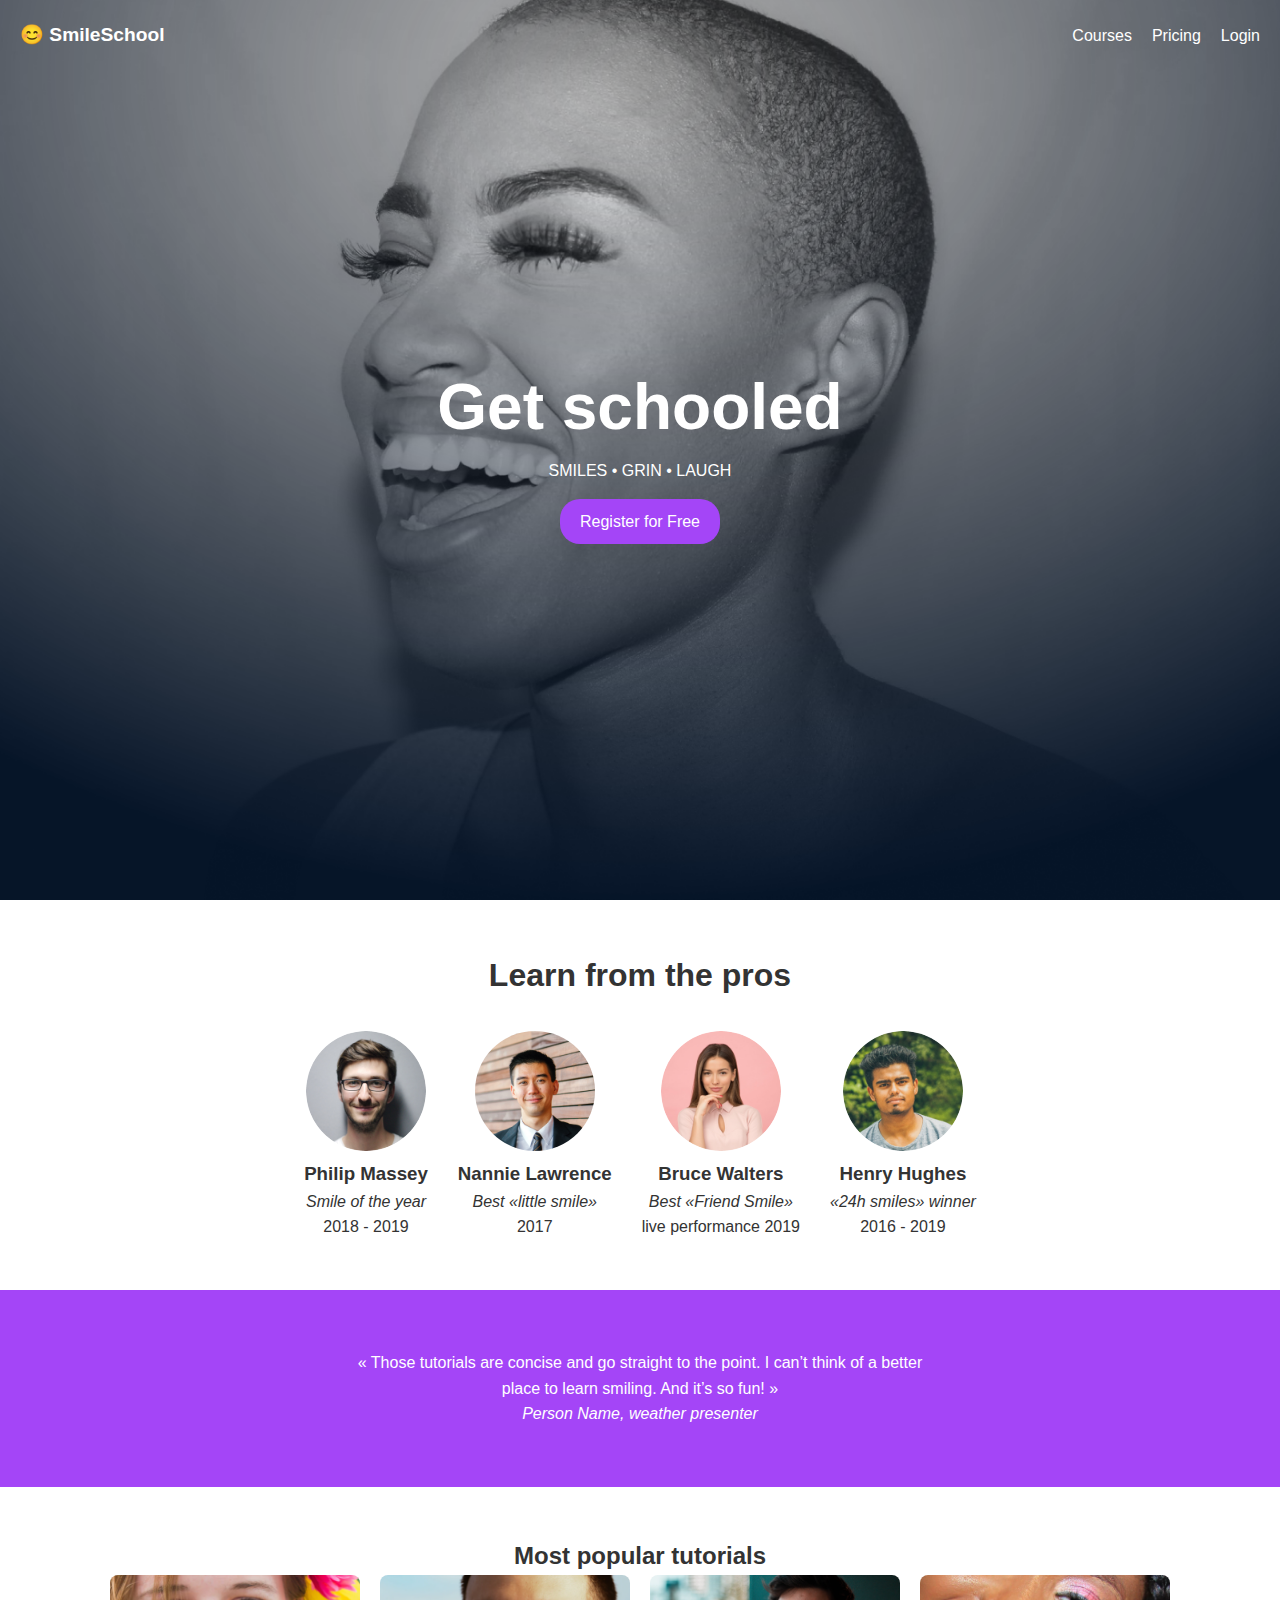
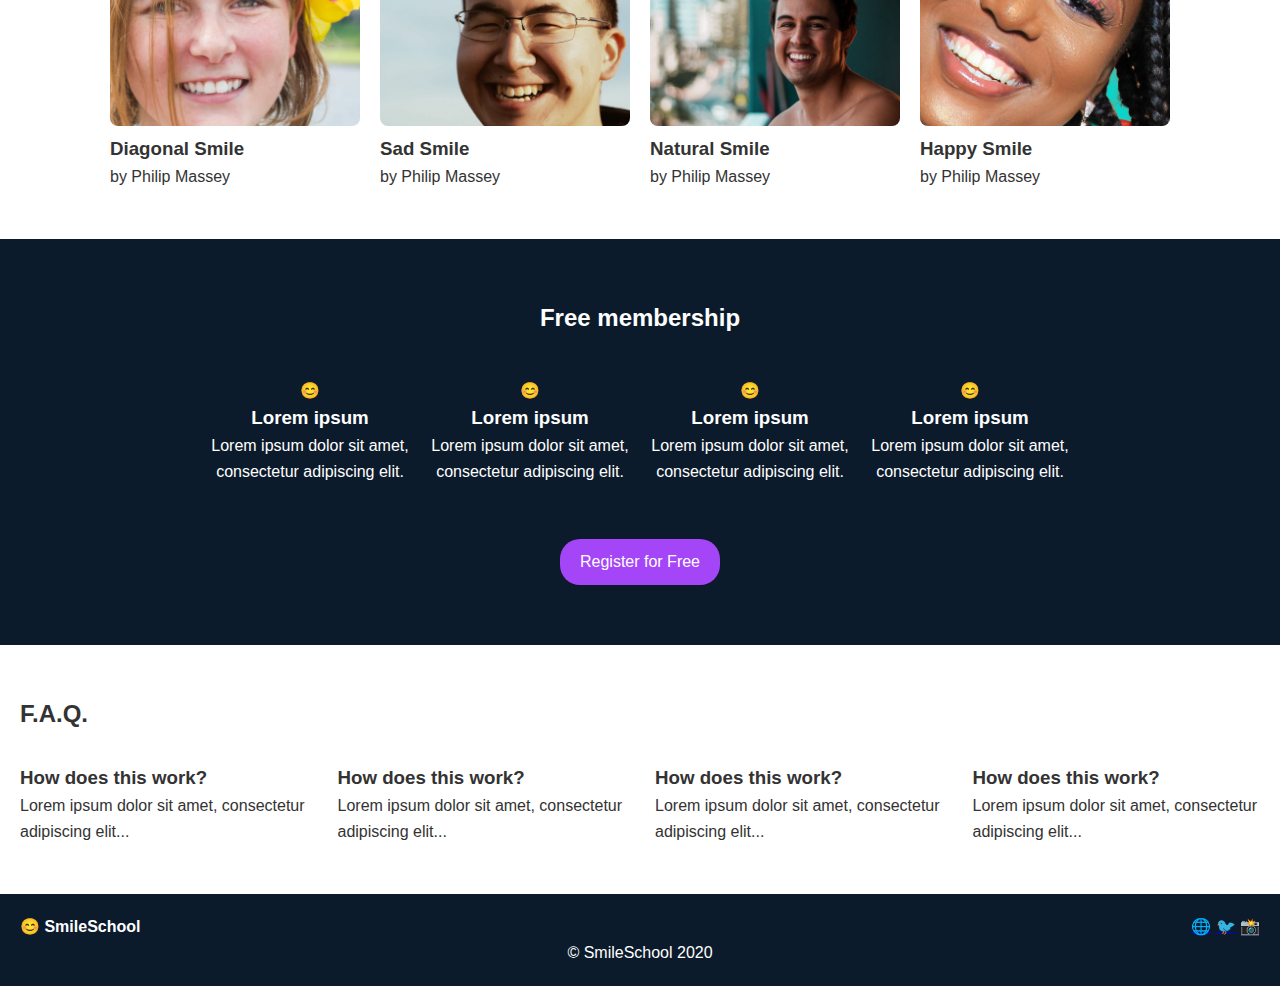
<file: css_advanced/index.html>
<!DOCTYPE html>
<html lang="en">
  <head>
    <meta charset="UTF-8" />
    <meta name="viewport" content="width=device-width, initial-scale=1.0" />
    <title>SmileSchool</title>
    <link rel="stylesheet" href="styles.css" />
  </head>
  <body>
    <!-- HEADER / HERO SECTION -->
    <header class="hero">
      <nav class="navbar">
        <div class="logo">😊 SmileSchool</div>
        <ul class="nav-links">
          <li><a href="#">Courses</a></li>
          <li><a href="#">Pricing</a></li>
          <li><a href="#">Login</a></li>
        </ul>
      </nav>
      <div class="hero-content">
        <h1>Get schooled</h1>
        <p>SMILES • GRIN • LAUGH</p>
        <a href="#" class="btn-primary">Register for Free</a>
      </div>
    </header>

    <!-- LEARN FROM THE PROS -->
    <section class="pros">
      <h2>Learn <span>from the pros</span></h2>
      <div class="pros-cards">
        <div class="pro">
          <img src="./images/1.png" alt="Philip Massey" />
          <h3>Philip Massey</h3>
          <p>
            <em>Smile of the year</em> <br />
            2018 - 2019
          </p>
        </div>
        <div class="pro">
          <img src="./images/2.png" alt="Nannie Lawrence" />
          <h3>Nannie Lawrence</h3>
          <p>
            <em>Best «little smile»</em> <br />
            2017
          </p>
        </div>
        <div class="pro">
          <img src="./images/3.png" alt="Bruce Walters" />
          <h3>Bruce Walters</h3>
          <p>
            <em>Best «Friend Smile»</em> <br />
            live performance 2019
          </p>
        </div>
        <div class="pro">
          <img src="./images/4.png" alt="Henry Hughes" />
          <h3>Henry Hughes</h3>
          <p>
            <em>«24h smiles» winner</em> <br />
            2016 - 2019
          </p>
        </div>
      </div>
    </section>

    <!-- TESTIMONIAL -->
    <section class="testimonial">
      <blockquote>
        <p>
          « Those tutorials are concise and go straight to the point. I can’t
          think of a better place to learn smiling. And it’s so fun! »
        </p>
        <cite>Person Name, <span>weather presenter</span></cite>
      </blockquote>
    </section>

    <!-- POPULAR TUTORIALS -->
    <section class="tutorials">
      <h2>Most <span>popular</span> tutorials</h2>
      <div class="tutorial-cards">
        <div class="tutorial">
          <img src="./images/7.png" alt="Diagonal Smile" />
          <h3>Diagonal Smile</h3>
          <p>by Philip Massey</p>
        </div>
        <div class="tutorial">
          <img src="./images/6.png" alt="Sad Smile" />
          <h3>Sad Smile</h3>
          <p>by Philip Massey</p>
        </div>
        <div class="tutorial">
          <img src="./images/8.png" alt="Natural Smile" />
          <h3>Natural Smile</h3>
          <p>by Philip Massey</p>
        </div>
        <div class="tutorial">
          <img src="./images/9.png" alt="Happy Smile" />
          <h3>Happy Smile</h3>
          <p>by Philip Massey</p>
        </div>
      </div>
    </section>

    <!-- FREE MEMBERSHIP -->
    <section class="membership">
      <h2><span>Free</span> membership</h2>
      <div class="features">
        <div class="feature">
          <p>😊</p>
          <h3>Lorem ipsum</h3>
          <p>Lorem ipsum dolor sit amet, consectetur adipiscing elit.</p>
        </div>
        <div class="feature">
          <p>😊</p>
          <h3>Lorem ipsum</h3>
          <p>Lorem ipsum dolor sit amet, consectetur adipiscing elit.</p>
        </div>
        <div class="feature">
          <p>😊</p>
          <h3>Lorem ipsum</h3>
          <p>Lorem ipsum dolor sit amet, consectetur adipiscing elit.</p>
        </div>
        <div class="feature">
          <p>😊</p>
          <h3>Lorem ipsum</h3>
          <p>Lorem ipsum dolor sit amet, consectetur adipiscing elit.</p>
        </div>
      </div>
      <a href="#" class="btn-primary">Register for Free</a>
    </section>

    <!-- FAQ -->
    <section class="faq">
      <h2>F.A.Q.</h2>
      <div class="faq-grid">
        <div>
          <h3>How does this work?</h3>
          <p>Lorem ipsum dolor sit amet, consectetur adipiscing elit...</p>
        </div>
        <div>
          <h3>How does this work?</h3>
          <p>Lorem ipsum dolor sit amet, consectetur adipiscing elit...</p>
        </div>
        <div>
          <h3>How does this work?</h3>
          <p>Lorem ipsum dolor sit amet, consectetur adipiscing elit...</p>
        </div>
        <div>
          <h3>How does this work?</h3>
          <p>Lorem ipsum dolor sit amet, consectetur adipiscing elit...</p>
        </div>
      </div>
    </section>

    <!-- FOOTER -->
    <footer>
      <div class="footer-content">
        <div class="footer-logo">😊 SmileSchool</div>
        <div class="socials">
          <a href="#">🌐</a>
          <a href="#">🐦</a>
          <a href="#">📸</a>
        </div>
      </div>
      <p>&copy; SmileSchool 2020</p>
    </footer>
  </body>
</html>
</file>
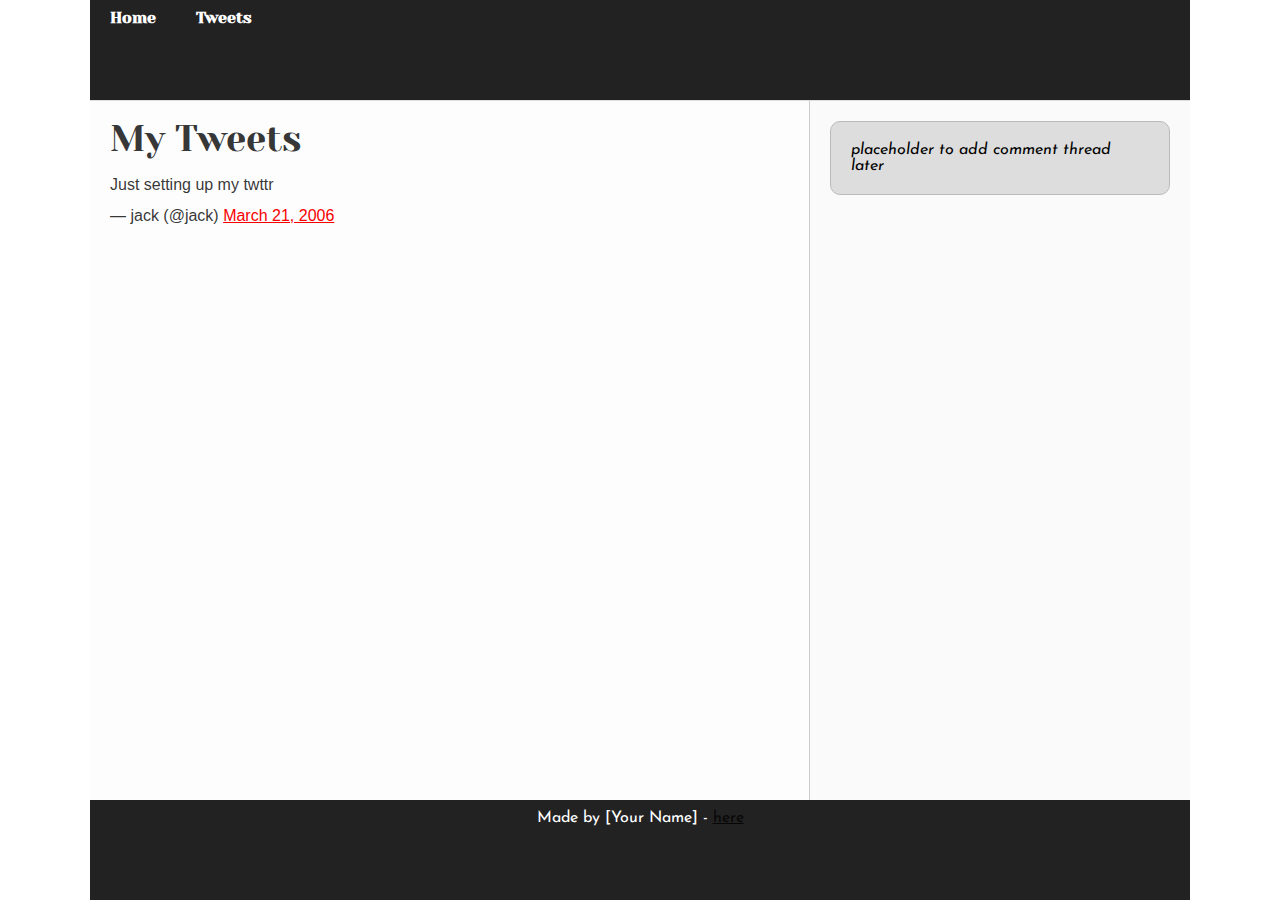
<file: css_basic/tweets.html>
<!DOCTYPE html>
<html lang="en">
  <head>
    <meta charset="UTF-8" />
    <meta name="viewport" content="width=device-width, initial-scale=1.0" />
    <link href="base.css" rel="stylesheet" />
    <link href="styles.css" rel="stylesheet" />
    <title>My Tweets</title>
  </head>
  <body>
    <header>
      <ul>
        <li><a href="index.html">Home</a></li>
        <li><a href="tweets.html">Tweets</a></li>
      </ul>
    </header>

    <main>
      <article>
        <h1>My Tweets</h1>
        <blockquote class="twitter-tweet">
          <p lang="en" dir="ltr">Just setting up my twttr</p>
          &mdash; jack (@jack)
          <a href="https://twitter.com/jack/status/20">March 21, 2006</a>
        </blockquote>
        <script
          async
          src="https://platform.twitter.com/widgets.js"
          charset="utf-8"
        ></script>
      </article>

      <aside>
        <p>placeholder to add comment thread later</p>
      </aside>
    </main>

    <footer>
      <p>
        Made by [Your Name] -
        <a href="https://www.alxafrica.com" target="_blank">here</a>
      </p>
    </footer>
  </body>
</html>
</file>
<file: css_basic/base.css>
/* Importing webfonts */
/* (If you're learning CSS, you should disregard that) */

@import url(https://fonts.googleapis.com/css?family=Yeseva+One);
@import url(https://fonts.googleapis.com/css?family=Josefin+Sans:400,700,700italic,400italic);

/* CSS reset rules */

html,
body {
  height: 100%;
  min-height: 100%;
}
html,
body,
div,
span,
applet,
object,
iframe,
h1,
h2,
h3,
h4,
h5,
h6,
p,
blockquote,
pre,
a,
abbr,
acronym,
address,
big,
cite,
code,
del,
dfn,
img,
ins,
kbd,
q,
s,
samp,
small,
strike,
sub,
sup,
tt,
var,
b,
u,
i,
center,
dl,
dt,
dd,
fieldset,
form,
label,
legend,
table,
caption,
tbody,
tfoot,
thead,
tr,
th,
td,
article,
aside,
canvas,
details,
embed,
figure,
figcaption,
footer,
header,
hgroup,
menu,
nav,
output,
ruby,
section,
summary,
time,
mark,
audio,
video {
  margin: 0;
  padding: 0;
  border: 0;
  font-size: 100%;
  font: inherit;
  vertical-align: baseline;
}
/* HTML5 display-role reset for older browsers */
article,
aside,
details,
figcaption,
figure,
footer,
header,
hgroup,
menu,
nav,
section {
  display: block;
}
body {
  line-height: 1;
}
blockquote,
q {
  quotes: none;
}
blockquote:before,
blockquote:after,
q:before,
q:after {
  content: "";
  content: none;
}
table {
  border-collapse: collapse;
  border-spacing: 0;
}

/* Fonts and colors */

body {
  font-family: "Josefin Sans", serif;
  color: rgba(0, 0, 0, 0.8);
}
h1,
h2,
h3,
h4,
h5,
h6,
header {
  font-family: "Yeseva One", sans-serif;
}
article {
}
header {
  border-bottom: 1px solid rgb(221, 221, 221);
  transition: border-bottom-color 1s ease;
}
header a {
  color: rgba(0, 0, 0, 0.8);
}
aside {
  background: #fafafa;
}
aside p {
  border: 1px solid #bbb;
  background: #ddd;
  color: black;
}
footer a {
  color: rgba(0, 0, 0, 0.8);
}
a {
  color: #f80002;
}

/* Positioning and margins */

@media (min-width: 1100px) {
  body {
    width: 1100px;
    margin: 0 auto;
  }
}

article {
  padding: 50px 15px;
}
article > *:first-child {
  margin-top: 0;
}
aside {
  padding: 50px 15px;
}
header .right {
  float: right;
  margin: 0 10px 15px;
}

/* Header */
header {
  padding: 20px 0;
  height: 80px;
}
header ul {
  list-style: none;
  margin: 0;
  padding: 0;
}
header li {
  display: inline;
  vertical-align: middle;
}
header li:first-child {
  margin: 0;
}
header li a {
  margin: 0 10px;
}
header li.logo {
  font-size: 36px;
}
header a {
  text-decoration: none;
}

/* Aside */

aside p {
  border-radius: 10px;
  padding: 20px 20px;
}

/* Footer */

footer {
  padding: 5px 15px;
  height: 80px;
}

/* Text styles and margins */

p {
  margin-bottom: 15px;
}
h1 {
  font-size: 36px;
  margin: 40px 0 20px;
}
h2 {
  font-size: 32px;
  margin: 30px 0 15px;
}
h3 {
  font-size: 28px;
  margin: 25px 0 10px;
}
h4 {
  font-size: 20px;
  font-weight: bold;
  margin: 20px 0 10px;
}
h5 {
  font-size: 18px;
  font-weight: bold;
  margin: 15px 0 10px;
}
h6 {
  font-weight: bold;
  margin: 5px 0;
}

@media (max-width: 800px) {
  body.works_on_smartphone {
    display: block;
  }
  body.works_on_smartphone main {
    display: block;
  }
  header .right {
    float: none;
  }
}
</file>
<file: css_basic/styles.css>
body {
  display: flex;
  flex-direction: column;
  height: 100vh; /* optional, ensures full viewport usage */
}

main {
  display: flex;
  flex-direction: row;
  flex: auto;
}

article {
  flex: 2;
  overflow-y: auto;
}

aside {
  flex: 1;
  overflow-y: auto;
}

/* Header styling */
header {
  background-color: #222;
  padding: 10px;
}

header ul {
  list-style: none;
  display: flex;
  gap: 20px;
  align-items: center;
}

header a {
  text-decoration: none;
  color: white;
  font-weight: bold;
}

header a:hover {
  color: #f39c12;
}

/* Article styling */
article {
  padding: 20px;
  background: #fdfdfd;
  border-right: 1px solid #ccc;
  font-family: Arial, sans-serif;
}

/* Table styling */
table {
  width: 100%;
  border-collapse: collapse;
  margin-top: 15px;
}

table th,
table td {
  border: 1px solid #999;
  padding: 8px;
  text-align: left;
}

table th {
  background: #eee;
}

/* Aside styling */
aside {
  padding: 20px;
  background: #fafafa;
  font-style: italic;
}

/* Footer styling */
footer {
  background: #222;
  color: white;
  text-align: center;
  padding: 10px;
}

.logo img {
  height: 40px; /* adjust size of your logo */
  width: auto; /* keeps aspect ratio */
  display: block; /* removes unwanted inline spacing */
}
header a:hover {
  color: #f39c12;
}
</file>
<file: css_advanced/styles.css>
/* Reset */
* {
  margin: 0;
  padding: 0;
  box-sizing: border-box;
}

body {
  font-family: Arial, sans-serif;
  line-height: 1.6;
  color: #333;
}

/* Navbar */
.navbar {
  display: flex;
  justify-content: space-between;
  align-items: center;
  padding: 20px;
  position: absolute;
  width: 100%;
  top: 0;
  color: white;
}

.navbar .logo {
  font-size: 1.2rem;
  font-weight: bold;
}

.nav-links {
  display: flex;
  gap: 20px;
  list-style: none;
}

.nav-links a {
  color: white;
  text-decoration: none;
}

/* Hero Section */
.hero {
  background: url("./images/Object.png") no-repeat center center/cover;
  color: white;
  text-align: center;
  height: 100vh;
  display: flex;
  flex-direction: column;
  justify-content: center;
  position: relative;
}

.hero-content h1 {
  font-size: 4rem;
}

.btn-primary {
  background: #a445f7;
  color: white;
  padding: 10px 20px;
  border-radius: 20px;
  display: inline-block;
  margin-top: 15px;
  text-decoration: none;
}

/* Pros Section */
.pros {
  padding: 50px 20px;
  text-align: center;
}

.pros h2 {
  font-size: 2rem;
  margin-bottom: 30px;
}

.pros-cards {
  display: flex;
  justify-content: center;
  gap: 30px;
  flex-wrap: wrap;
}

.pro img {
  border-radius: 50%;
  width: 120px;
  height: 120px;
  object-fit: cover;
}

/* Testimonial */
.testimonial {
  background: #a445f7;
  color: white;
  padding: 60px 20px;
  text-align: center;
}

.testimonial blockquote {
  max-width: 600px;
  margin: auto;
}

/* Tutorials */
.tutorials {
  padding: 50px 20px;
  text-align: center;
}

.tutorial-cards {
  display: flex;
  justify-content: center;
  gap: 20px;
  flex-wrap: wrap;
}

.tutorial {
  max-width: 250px;
  text-align: left;
}

.tutorial img {
  width: 100%;
  border-radius: 8px;
}

/* Membership */
.membership {
  background: #0c1b2c;
  color: white;
  text-align: center;
  padding: 60px 20px;
}

.features {
  display: flex;
  justify-content: center;
  gap: 20px;
  flex-wrap: wrap;
  margin: 40px 0;
}

.feature {
  max-width: 200px;
}

/* FAQ */
.faq {
  padding: 50px 20px;
}

.faq-grid {
  display: grid;
  grid-template-columns: repeat(auto-fit, minmax(250px, 1fr));
  gap: 30px;
  margin-top: 30px;
}

/* Footer */
footer {
  background: #0c1b2c;
  color: white;
  text-align: center;
  padding: 20px;
}

.footer-content {
  display: flex;
  justify-content: space-between;
  align-items: center;
  flex-wrap: wrap;
}

.footer-logo {
  font-weight: bold;
}
</file>
